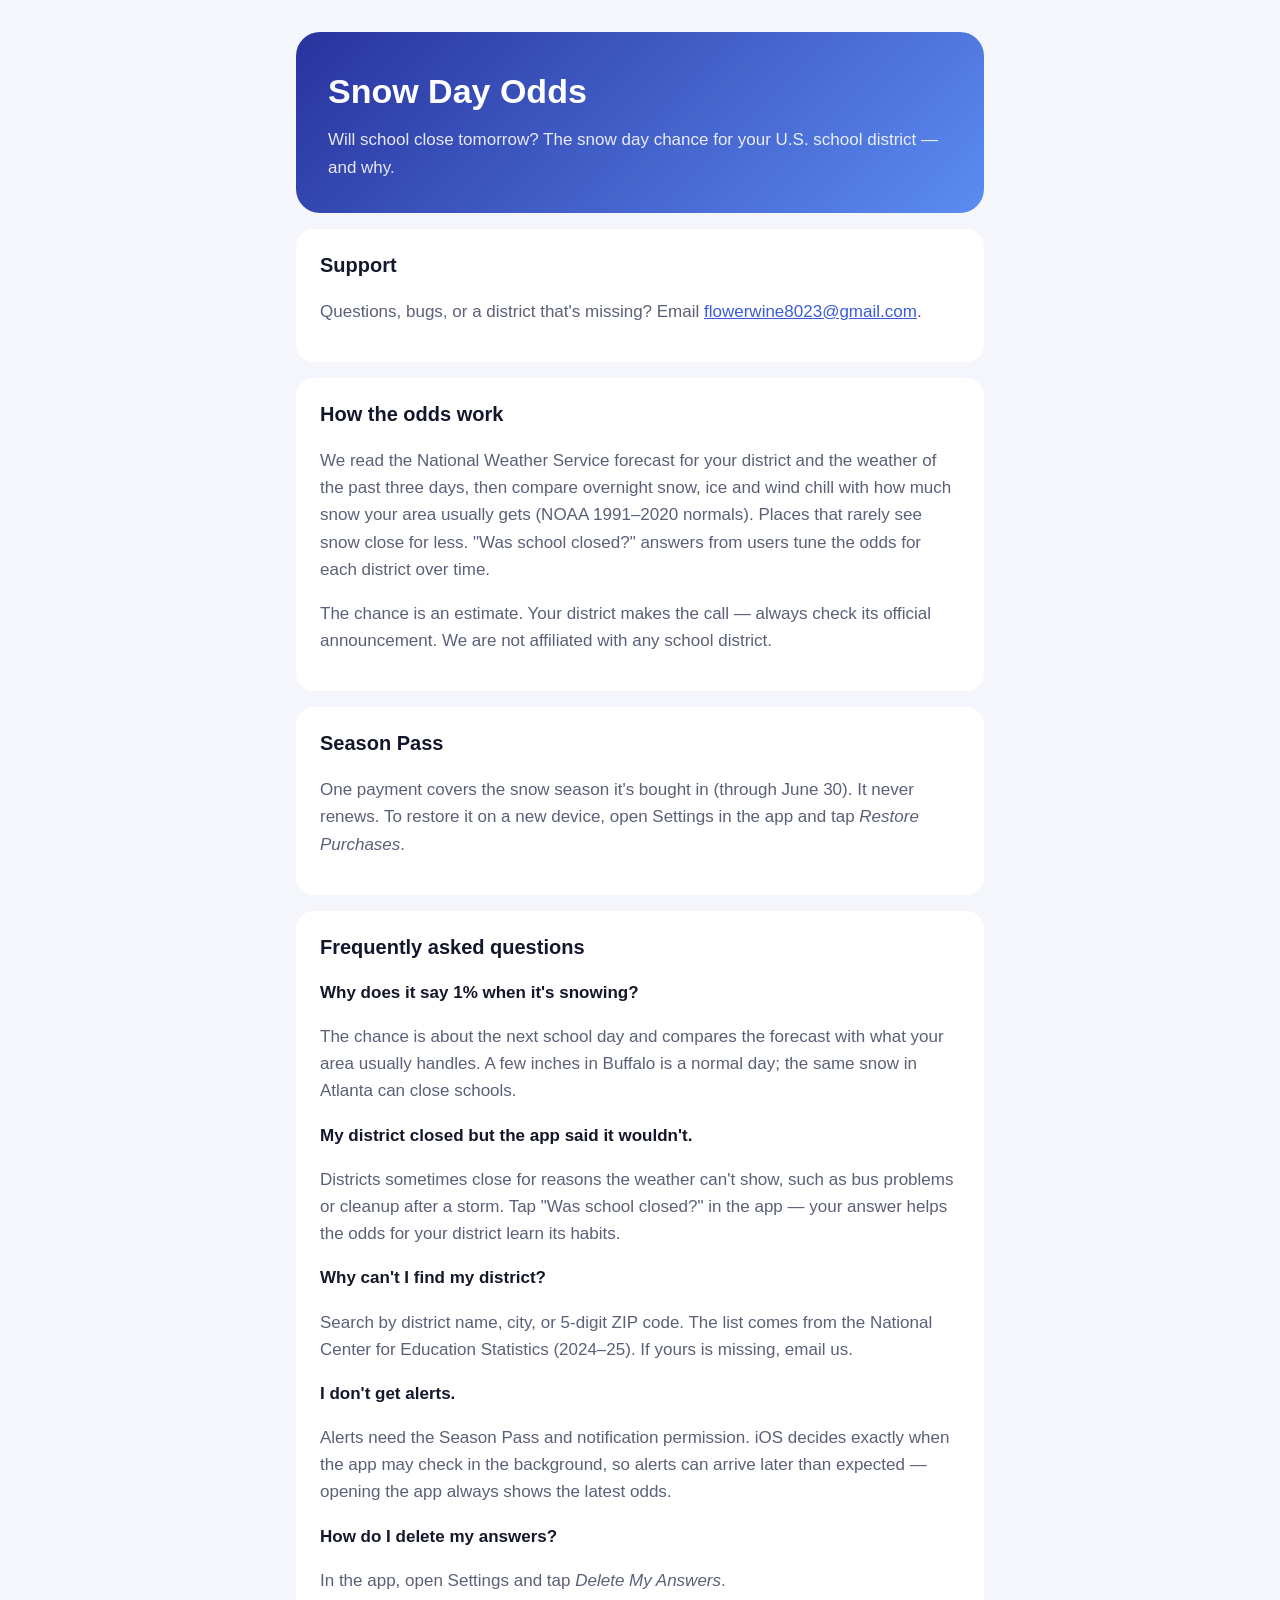
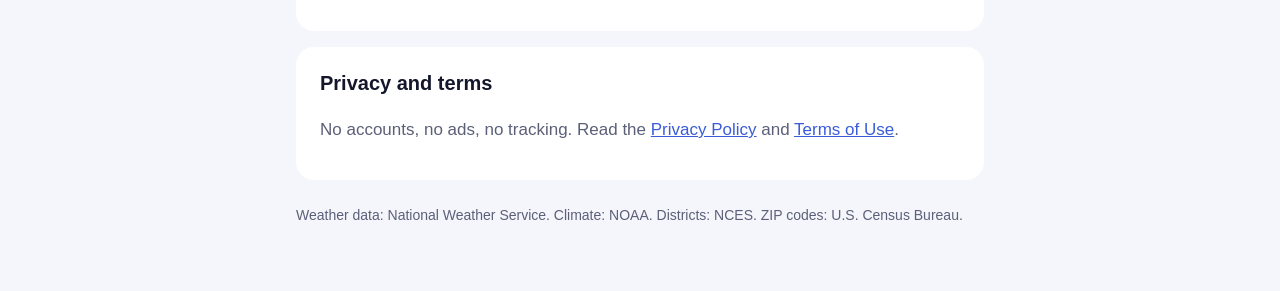
<file: index.html>
<!doctype html>
<html lang="en">
<head>
<meta charset="utf-8">
<meta name="viewport" content="width=device-width, initial-scale=1">
<title>Snow Day Odds — Support</title>
<link rel="stylesheet" href="style.css?v=2">
</head>
<body>
<main>
  <div class="hero">
    <h1>Snow Day Odds</h1>
    <p>Will school close tomorrow? The snow day chance for your U.S. school district — and why.</p>
  </div>
  <section>
    <h2>Support</h2>
    <p>Questions, bugs, or a district that's missing? Email <a href="mailto:flowerwine8023@gmail.com">flowerwine8023@gmail.com</a>.</p>
  </section>
  <section>
    <h2>How the odds work</h2>
    <p>We read the National Weather Service forecast for your district and the weather of the past three days, then compare overnight snow, ice and wind chill with how much snow your area usually gets (NOAA 1991–2020 normals). Places that rarely see snow close for less. "Was school closed?" answers from users tune the odds for each district over time.</p>
    <p>The chance is an estimate. Your district makes the call — always check its official announcement. We are not affiliated with any school district.</p>
  </section>
  <section>
    <h2>Season Pass</h2>
    <p>One payment covers the snow season it's bought in (through June 30). It never renews. To restore it on a new device, open Settings in the app and tap <em>Restore Purchases</em>.</p>
  </section>
  <section>
    <h2>Frequently asked questions</h2>
    <h3>Why does it say 1% when it's snowing?</h3>
    <p>The chance is about the next school day and compares the forecast with what your area usually handles. A few inches in Buffalo is a normal day; the same snow in Atlanta can close schools.</p>
    <h3>My district closed but the app said it wouldn't.</h3>
    <p>Districts sometimes close for reasons the weather can't show, such as bus problems or cleanup after a storm. Tap "Was school closed?" in the app — your answer helps the odds for your district learn its habits.</p>
    <h3>Why can't I find my district?</h3>
    <p>Search by district name, city, or 5-digit ZIP code. The list comes from the National Center for Education Statistics (2024–25). If yours is missing, email us.</p>
    <h3>I don't get alerts.</h3>
    <p>Alerts need the Season Pass and notification permission. iOS decides exactly when the app may check in the background, so alerts can arrive later than expected — opening the app always shows the latest odds.</p>
    <h3>How do I delete my answers?</h3>
    <p>In the app, open Settings and tap <em>Delete My Answers</em>.</p>
  </section>
  <section>
    <h2>Privacy and terms</h2>
    <p>No accounts, no ads, no tracking. Read the <a href="privacy/">Privacy Policy</a> and <a href="terms/">Terms of Use</a>.</p>
  </section>
  <footer>Weather data: National Weather Service. Climate: NOAA. Districts: NCES. ZIP codes: U.S. Census Bureau.</footer>
</main>
</body>
</html>
</file>
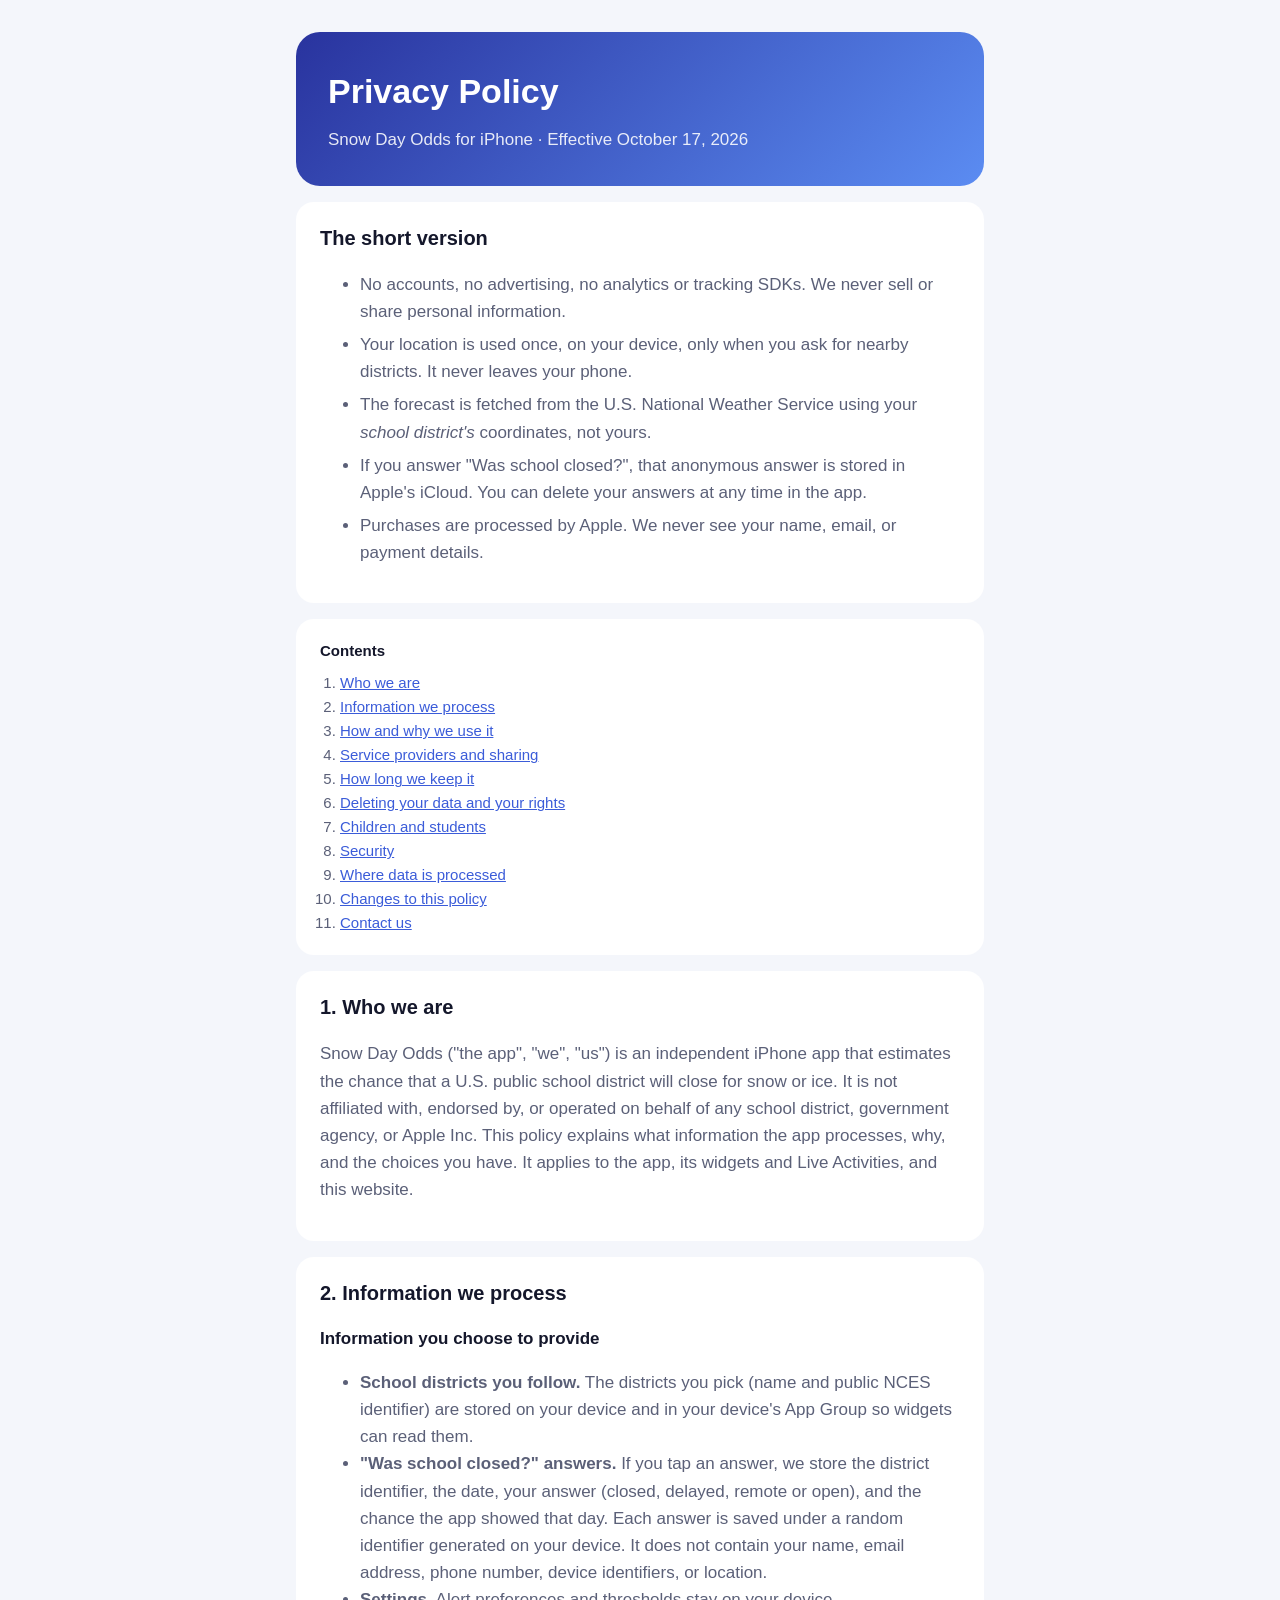
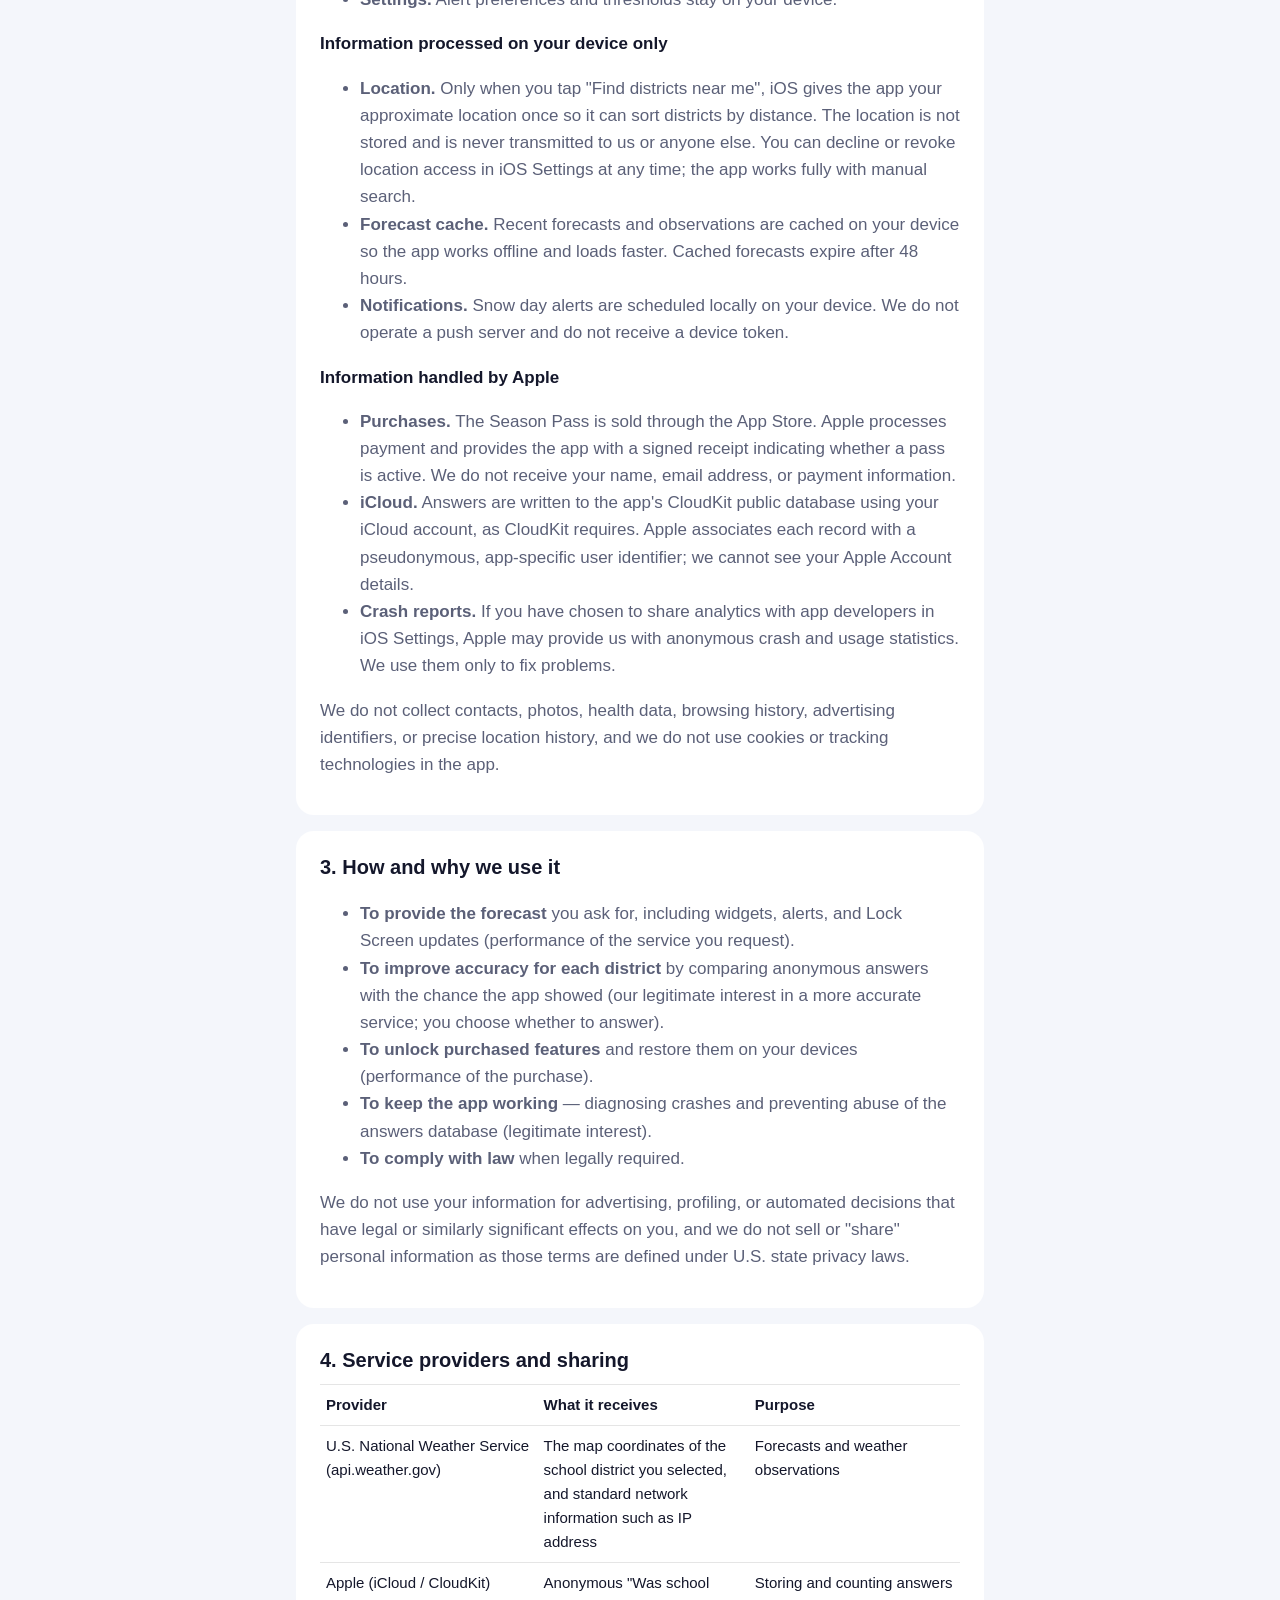
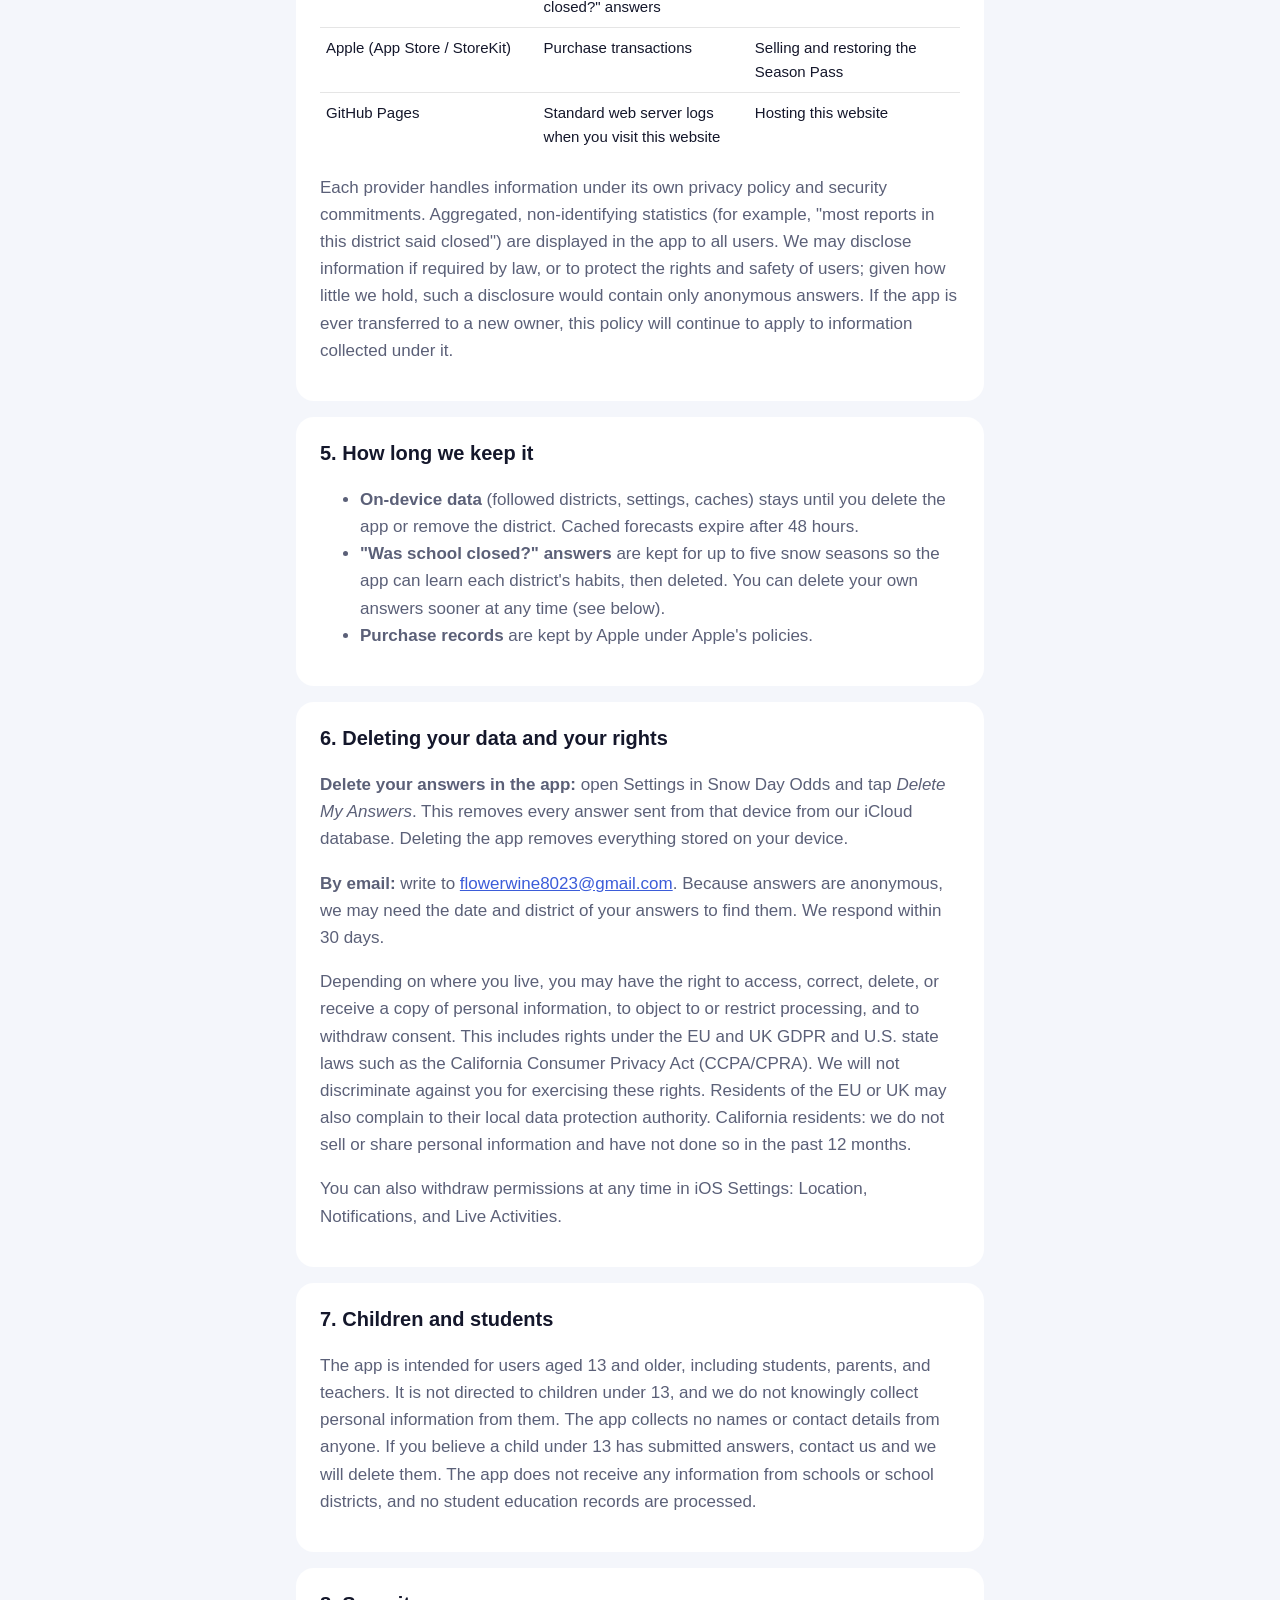
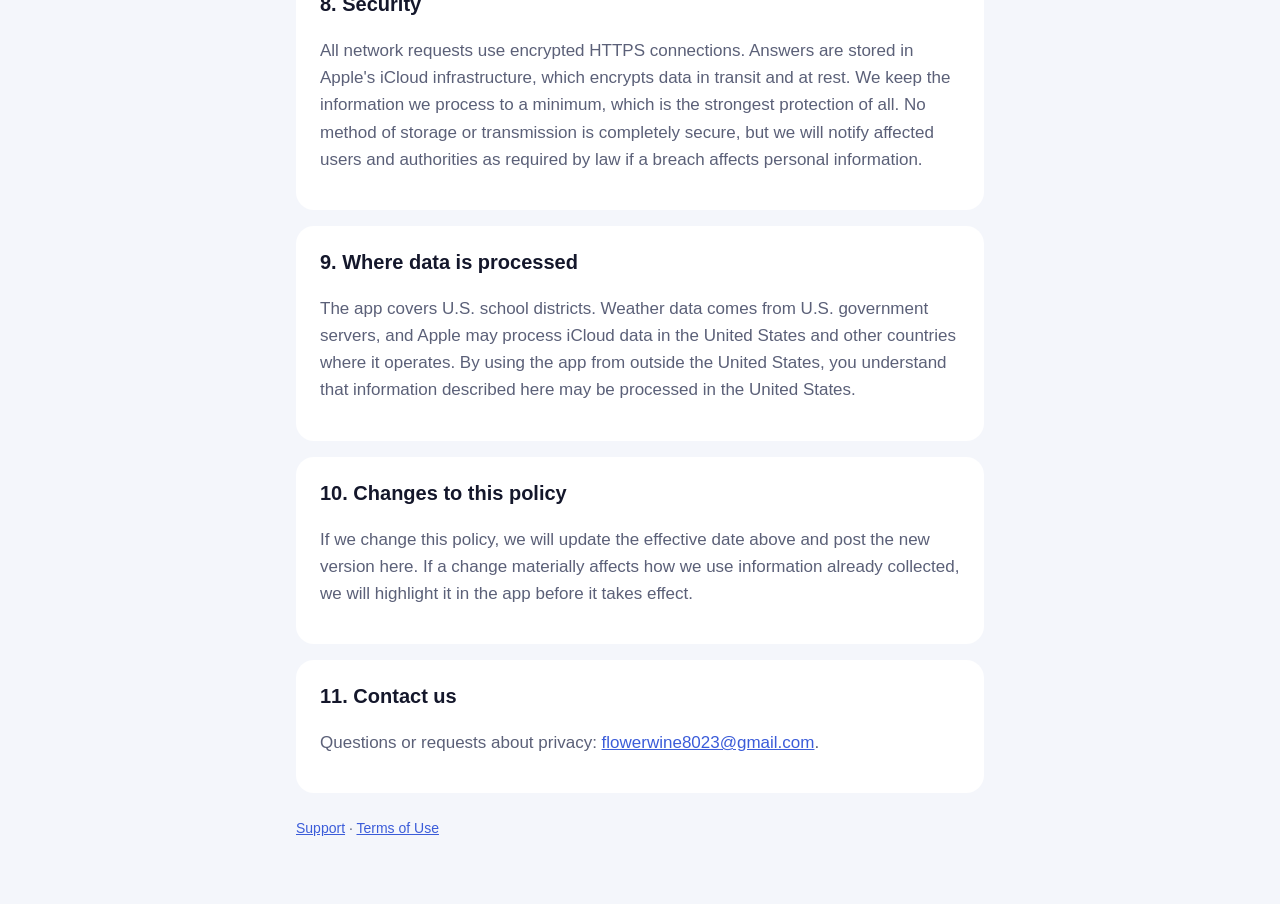
<file: privacy/index.html>
<!doctype html>
<html lang="en">
<head>
<meta charset="utf-8">
<meta name="viewport" content="width=device-width, initial-scale=1">
<title>Snow Day Odds — Privacy Policy</title>
<link rel="stylesheet" href="../style.css?v=2">
</head>
<body>
<main>
  <div class="hero">
    <h1>Privacy Policy</h1>
    <p>Snow Day Odds for iPhone · Effective October 17, 2026</p>
  </div>

  <section class="summary">
    <h2>The short version</h2>
    <ul>
      <li>No accounts, no advertising, no analytics or tracking SDKs. We never sell or share personal information.</li>
      <li>Your location is used once, on your device, only when you ask for nearby districts. It never leaves your phone.</li>
      <li>The forecast is fetched from the U.S. National Weather Service using your <em>school district's</em> coordinates, not yours.</li>
      <li>If you answer "Was school closed?", that anonymous answer is stored in Apple's iCloud. You can delete your answers at any time in the app.</li>
      <li>Purchases are processed by Apple. We never see your name, email, or payment details.</li>
    </ul>
  </section>

  <section>
    <nav class="toc">
      <strong>Contents</strong>
      <ol>
        <li><a href="#who">Who we are</a></li>
        <li><a href="#collect">Information we process</a></li>
        <li><a href="#use">How and why we use it</a></li>
        <li><a href="#share">Service providers and sharing</a></li>
        <li><a href="#retention">How long we keep it</a></li>
        <li><a href="#rights">Deleting your data and your rights</a></li>
        <li><a href="#children">Children and students</a></li>
        <li><a href="#security">Security</a></li>
        <li><a href="#international">Where data is processed</a></li>
        <li><a href="#changes">Changes to this policy</a></li>
        <li><a href="#contact">Contact us</a></li>
      </ol>
    </nav>
  </section>

  <section id="who">
    <h2>1. Who we are</h2>
    <p>Snow Day Odds ("the app", "we", "us") is an independent iPhone app that estimates the chance that a U.S. public school district will close for snow or ice. It is not affiliated with, endorsed by, or operated on behalf of any school district, government agency, or Apple Inc. This policy explains what information the app processes, why, and the choices you have. It applies to the app, its widgets and Live Activities, and this website.</p>
  </section>

  <section id="collect">
    <h2>2. Information we process</h2>
    <h3>Information you choose to provide</h3>
    <ul>
      <li><strong>School districts you follow.</strong> The districts you pick (name and public NCES identifier) are stored on your device and in your device's App Group so widgets can read them.</li>
      <li><strong>"Was school closed?" answers.</strong> If you tap an answer, we store the district identifier, the date, your answer (closed, delayed, remote or open), and the chance the app showed that day. Each answer is saved under a random identifier generated on your device. It does not contain your name, email address, phone number, device identifiers, or location.</li>
      <li><strong>Settings.</strong> Alert preferences and thresholds stay on your device.</li>
    </ul>
    <h3>Information processed on your device only</h3>
    <ul>
      <li><strong>Location.</strong> Only when you tap "Find districts near me", iOS gives the app your approximate location once so it can sort districts by distance. The location is not stored and is never transmitted to us or anyone else. You can decline or revoke location access in iOS Settings at any time; the app works fully with manual search.</li>
      <li><strong>Forecast cache.</strong> Recent forecasts and observations are cached on your device so the app works offline and loads faster. Cached forecasts expire after 48 hours.</li>
      <li><strong>Notifications.</strong> Snow day alerts are scheduled locally on your device. We do not operate a push server and do not receive a device token.</li>
    </ul>
    <h3>Information handled by Apple</h3>
    <ul>
      <li><strong>Purchases.</strong> The Season Pass is sold through the App Store. Apple processes payment and provides the app with a signed receipt indicating whether a pass is active. We do not receive your name, email address, or payment information.</li>
      <li><strong>iCloud.</strong> Answers are written to the app's CloudKit public database using your iCloud account, as CloudKit requires. Apple associates each record with a pseudonymous, app-specific user identifier; we cannot see your Apple Account details.</li>
      <li><strong>Crash reports.</strong> If you have chosen to share analytics with app developers in iOS Settings, Apple may provide us with anonymous crash and usage statistics. We use them only to fix problems.</li>
    </ul>
    <p>We do not collect contacts, photos, health data, browsing history, advertising identifiers, or precise location history, and we do not use cookies or tracking technologies in the app.</p>
  </section>

  <section id="use">
    <h2>3. How and why we use it</h2>
    <ul>
      <li><strong>To provide the forecast</strong> you ask for, including widgets, alerts, and Lock Screen updates (performance of the service you request).</li>
      <li><strong>To improve accuracy for each district</strong> by comparing anonymous answers with the chance the app showed (our legitimate interest in a more accurate service; you choose whether to answer).</li>
      <li><strong>To unlock purchased features</strong> and restore them on your devices (performance of the purchase).</li>
      <li><strong>To keep the app working</strong> — diagnosing crashes and preventing abuse of the answers database (legitimate interest).</li>
      <li><strong>To comply with law</strong> when legally required.</li>
    </ul>
    <p>We do not use your information for advertising, profiling, or automated decisions that have legal or similarly significant effects on you, and we do not sell or "share" personal information as those terms are defined under U.S. state privacy laws.</p>
  </section>

  <section id="share">
    <h2>4. Service providers and sharing</h2>
    <table>
      <tr><th>Provider</th><th>What it receives</th><th>Purpose</th></tr>
      <tr><td>U.S. National Weather Service (api.weather.gov)</td><td>The map coordinates of the school district you selected, and standard network information such as IP address</td><td>Forecasts and weather observations</td></tr>
      <tr><td>Apple (iCloud / CloudKit)</td><td>Anonymous "Was school closed?" answers</td><td>Storing and counting answers</td></tr>
      <tr><td>Apple (App Store / StoreKit)</td><td>Purchase transactions</td><td>Selling and restoring the Season Pass</td></tr>
      <tr><td>GitHub Pages</td><td>Standard web server logs when you visit this website</td><td>Hosting this website</td></tr>
    </table>
    <p>Each provider handles information under its own privacy policy and security commitments. Aggregated, non-identifying statistics (for example, "most reports in this district said closed") are displayed in the app to all users. We may disclose information if required by law, or to protect the rights and safety of users; given how little we hold, such a disclosure would contain only anonymous answers. If the app is ever transferred to a new owner, this policy will continue to apply to information collected under it.</p>
  </section>

  <section id="retention">
    <h2>5. How long we keep it</h2>
    <ul>
      <li><strong>On-device data</strong> (followed districts, settings, caches) stays until you delete the app or remove the district. Cached forecasts expire after 48 hours.</li>
      <li><strong>"Was school closed?" answers</strong> are kept for up to five snow seasons so the app can learn each district's habits, then deleted. You can delete your own answers sooner at any time (see below).</li>
      <li><strong>Purchase records</strong> are kept by Apple under Apple's policies.</li>
    </ul>
  </section>

  <section id="rights">
    <h2>6. Deleting your data and your rights</h2>
    <p><strong>Delete your answers in the app:</strong> open Settings in Snow Day Odds and tap <em>Delete My Answers</em>. This removes every answer sent from that device from our iCloud database. Deleting the app removes everything stored on your device.</p>
    <p><strong>By email:</strong> write to <a href="mailto:flowerwine8023@gmail.com">flowerwine8023@gmail.com</a>. Because answers are anonymous, we may need the date and district of your answers to find them. We respond within 30 days.</p>
    <p>Depending on where you live, you may have the right to access, correct, delete, or receive a copy of personal information, to object to or restrict processing, and to withdraw consent. This includes rights under the EU and UK GDPR and U.S. state laws such as the California Consumer Privacy Act (CCPA/CPRA). We will not discriminate against you for exercising these rights. Residents of the EU or UK may also complain to their local data protection authority. California residents: we do not sell or share personal information and have not done so in the past 12 months.</p>
    <p>You can also withdraw permissions at any time in iOS Settings: Location, Notifications, and Live Activities.</p>
  </section>

  <section id="children">
    <h2>7. Children and students</h2>
    <p>The app is intended for users aged 13 and older, including students, parents, and teachers. It is not directed to children under 13, and we do not knowingly collect personal information from them. The app collects no names or contact details from anyone. If you believe a child under 13 has submitted answers, contact us and we will delete them. The app does not receive any information from schools or school districts, and no student education records are processed.</p>
  </section>

  <section id="security">
    <h2>8. Security</h2>
    <p>All network requests use encrypted HTTPS connections. Answers are stored in Apple's iCloud infrastructure, which encrypts data in transit and at rest. We keep the information we process to a minimum, which is the strongest protection of all. No method of storage or transmission is completely secure, but we will notify affected users and authorities as required by law if a breach affects personal information.</p>
  </section>

  <section id="international">
    <h2>9. Where data is processed</h2>
    <p>The app covers U.S. school districts. Weather data comes from U.S. government servers, and Apple may process iCloud data in the United States and other countries where it operates. By using the app from outside the United States, you understand that information described here may be processed in the United States.</p>
  </section>

  <section id="changes">
    <h2>10. Changes to this policy</h2>
    <p>If we change this policy, we will update the effective date above and post the new version here. If a change materially affects how we use information already collected, we will highlight it in the app before it takes effect.</p>
  </section>

  <section id="contact">
    <h2>11. Contact us</h2>
    <p>Questions or requests about privacy: <a href="mailto:flowerwine8023@gmail.com">flowerwine8023@gmail.com</a>.</p>
  </section>

  <footer><a href="../">Support</a> · <a href="../terms/">Terms of Use</a></footer>
</main>
</body>
</html>
</file>
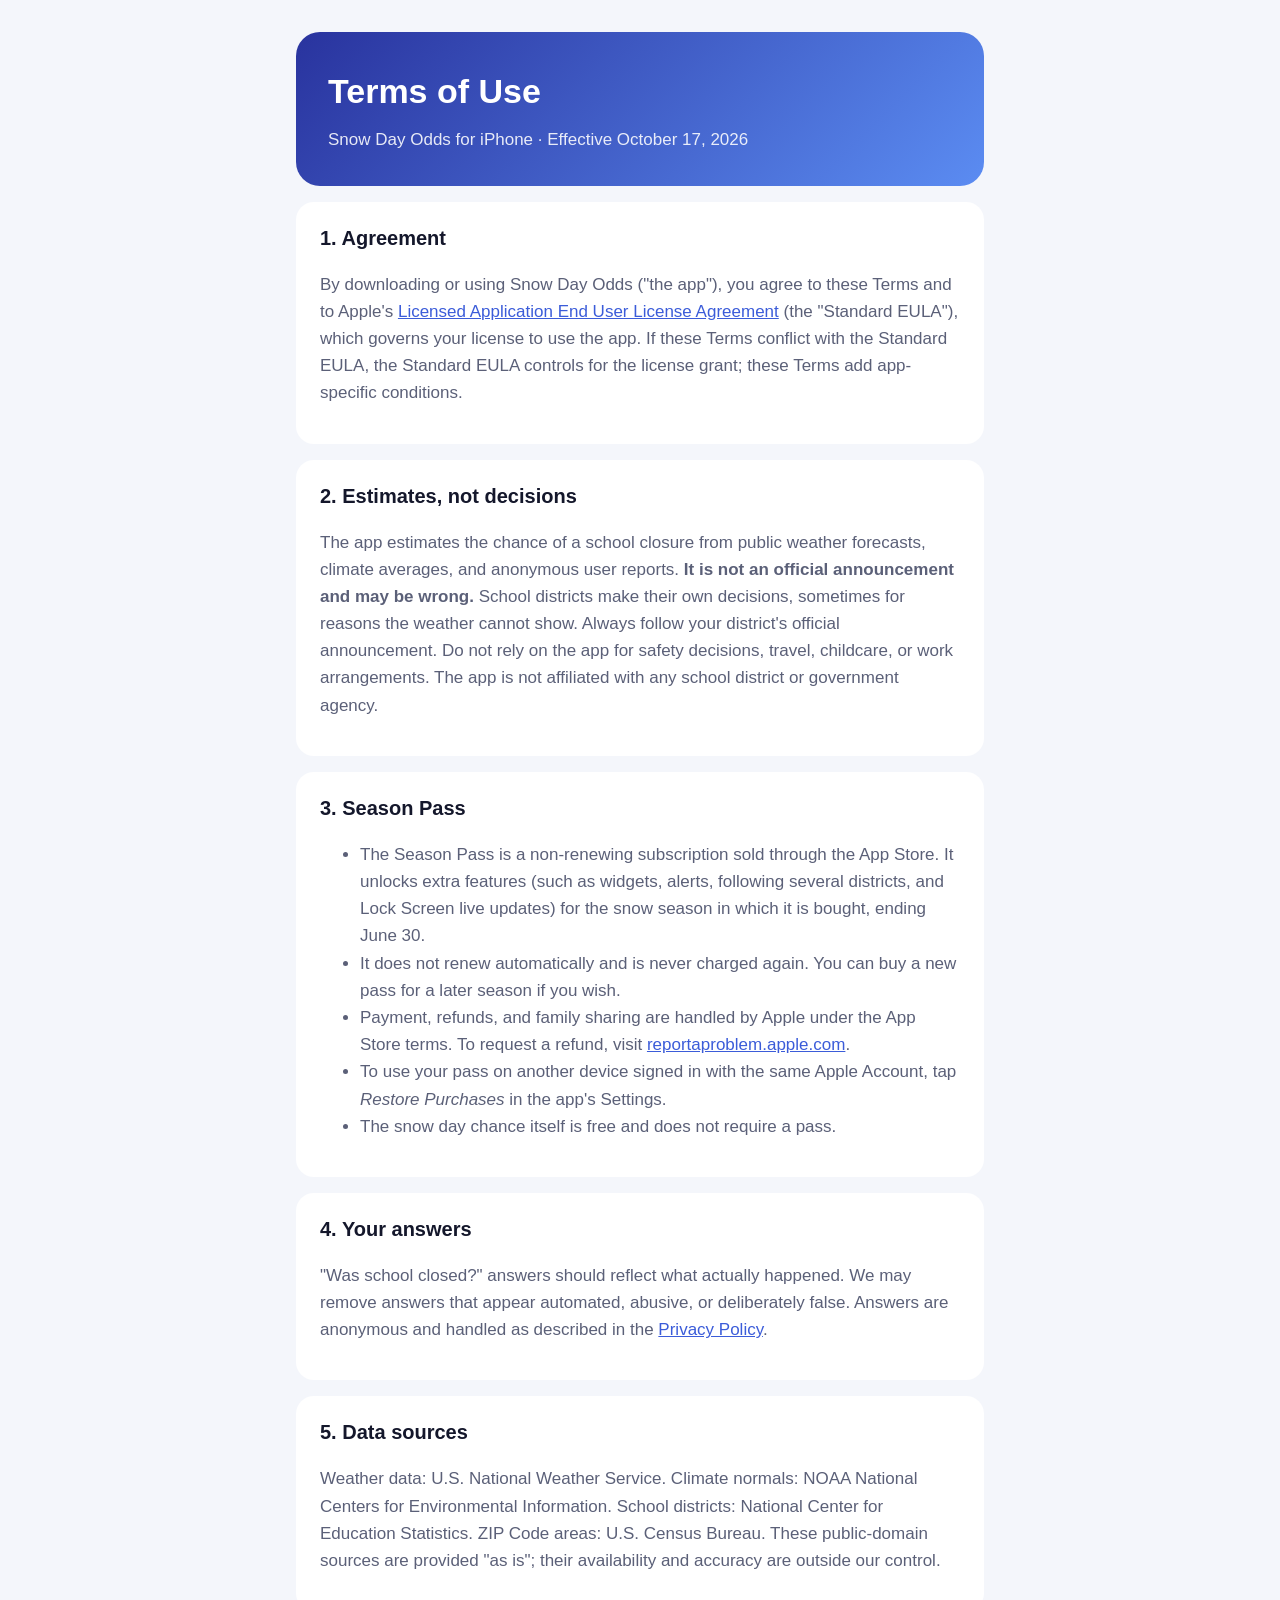
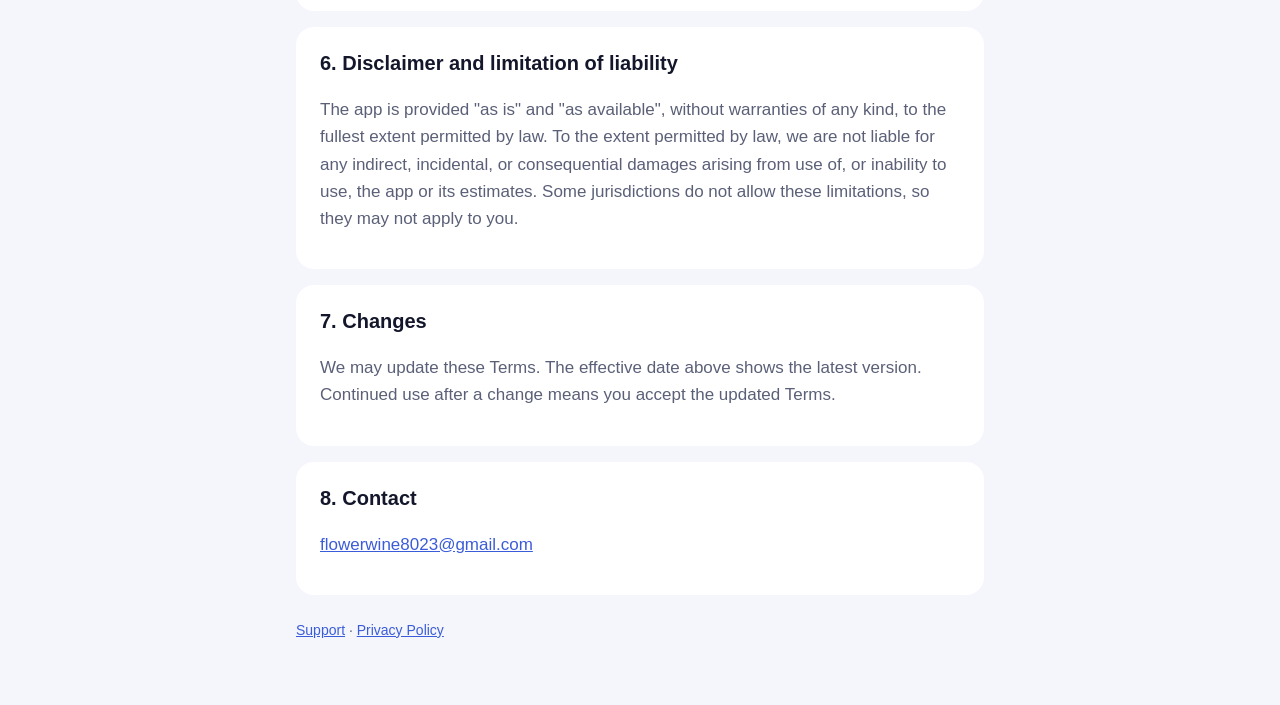
<file: terms/index.html>
<!doctype html>
<html lang="en">
<head>
<meta charset="utf-8">
<meta name="viewport" content="width=device-width, initial-scale=1">
<title>Snow Day Odds — Terms of Use</title>
<link rel="stylesheet" href="../style.css?v=2">
</head>
<body>
<main>
  <div class="hero">
    <h1>Terms of Use</h1>
    <p>Snow Day Odds for iPhone · Effective October 17, 2026</p>
  </div>
  <section>
    <h2>1. Agreement</h2>
    <p>By downloading or using Snow Day Odds ("the app"), you agree to these Terms and to Apple's <a href="https://www.apple.com/legal/internet-services/itunes/dev/stdeula/">Licensed Application End User License Agreement</a> (the "Standard EULA"), which governs your license to use the app. If these Terms conflict with the Standard EULA, the Standard EULA controls for the license grant; these Terms add app-specific conditions.</p>
  </section>
  <section>
    <h2>2. Estimates, not decisions</h2>
    <p>The app estimates the chance of a school closure from public weather forecasts, climate averages, and anonymous user reports. <strong>It is not an official announcement and may be wrong.</strong> School districts make their own decisions, sometimes for reasons the weather cannot show. Always follow your district's official announcement. Do not rely on the app for safety decisions, travel, childcare, or work arrangements. The app is not affiliated with any school district or government agency.</p>
  </section>
  <section>
    <h2>3. Season Pass</h2>
    <ul>
      <li>The Season Pass is a non-renewing subscription sold through the App Store. It unlocks extra features (such as widgets, alerts, following several districts, and Lock Screen live updates) for the snow season in which it is bought, ending June 30.</li>
      <li>It does not renew automatically and is never charged again. You can buy a new pass for a later season if you wish.</li>
      <li>Payment, refunds, and family sharing are handled by Apple under the App Store terms. To request a refund, visit <a href="https://reportaproblem.apple.com">reportaproblem.apple.com</a>.</li>
      <li>To use your pass on another device signed in with the same Apple Account, tap <em>Restore Purchases</em> in the app's Settings.</li>
      <li>The snow day chance itself is free and does not require a pass.</li>
    </ul>
  </section>
  <section>
    <h2>4. Your answers</h2>
    <p>"Was school closed?" answers should reflect what actually happened. We may remove answers that appear automated, abusive, or deliberately false. Answers are anonymous and handled as described in the <a href="../privacy/">Privacy Policy</a>.</p>
  </section>
  <section>
    <h2>5. Data sources</h2>
    <p>Weather data: U.S. National Weather Service. Climate normals: NOAA National Centers for Environmental Information. School districts: National Center for Education Statistics. ZIP Code areas: U.S. Census Bureau. These public-domain sources are provided "as is"; their availability and accuracy are outside our control.</p>
  </section>
  <section>
    <h2>6. Disclaimer and limitation of liability</h2>
    <p>The app is provided "as is" and "as available", without warranties of any kind, to the fullest extent permitted by law. To the extent permitted by law, we are not liable for any indirect, incidental, or consequential damages arising from use of, or inability to use, the app or its estimates. Some jurisdictions do not allow these limitations, so they may not apply to you.</p>
  </section>
  <section>
    <h2>7. Changes</h2>
    <p>We may update these Terms. The effective date above shows the latest version. Continued use after a change means you accept the updated Terms.</p>
  </section>
  <section>
    <h2>8. Contact</h2>
    <p><a href="mailto:flowerwine8023@gmail.com">flowerwine8023@gmail.com</a></p>
  </section>
  <footer><a href="../">Support</a> · <a href="../privacy/">Privacy Policy</a></footer>
</main>
</body>
</html>
</file>
<file: style.css>
:root { --bg: #f4f6fb; --card: #fff; --text: #14172b; --muted: #5b6078; --brand: #3b5cd9; }
@media (prefers-color-scheme: dark) { :root { --bg: #0d0f1a; --card: #171a2b; --text: #eef0fa; --muted: #a2a7c2; --brand: #7a9eff; } }
* { box-sizing: border-box; }
body { margin: 0; background: var(--bg); color: var(--text); font: 17px/1.6 -apple-system, BlinkMacSystemFont, "Segoe UI", sans-serif; }
main { max-width: 720px; margin: 0 auto; padding: 32px 16px 64px; }
.hero { background: linear-gradient(135deg, #29339e, #5b8cf2); color: #fff; border-radius: 24px; padding: 32px; }
.hero h1 { margin: 0 0 8px; font-size: 34px; }
.hero p { margin: 0; opacity: .9; }
section { background: var(--card); border-radius: 18px; padding: 20px 24px; margin-top: 16px; }
h2 { font-size: 20px; margin: 0 0 8px; }
p, li { color: var(--muted); }
a { color: var(--brand); }
table { width: 100%; border-collapse: collapse; font-size: 15px; }
th, td { text-align: left; vertical-align: top; padding: 8px 6px; border-top: 1px solid rgba(127,127,127,.2); }
th { color: var(--text); }
footer { margin-top: 24px; font-size: 14px; color: var(--muted); }
nav.toc { font-size: 15px; }
nav.toc ol { margin: 8px 0 0; padding-left: 20px; }
h3 { font-size: 17px; margin: 16px 0 4px; }
.summary li { margin-bottom: 6px; }
/* Keep wide content (tables, long URLs) inside a phone-width screen. */
section { overflow-wrap: anywhere; }
table { table-layout: fixed; }
th:nth-child(1), td:nth-child(1) { width: 34%; }
@media (max-width: 480px) { section { padding: 18px 16px; } .hero { padding: 24px 20px; } th, td { font-size: 14px; } }

.hero p { color: rgba(255,255,255,.88); opacity: 1; }
</file>
